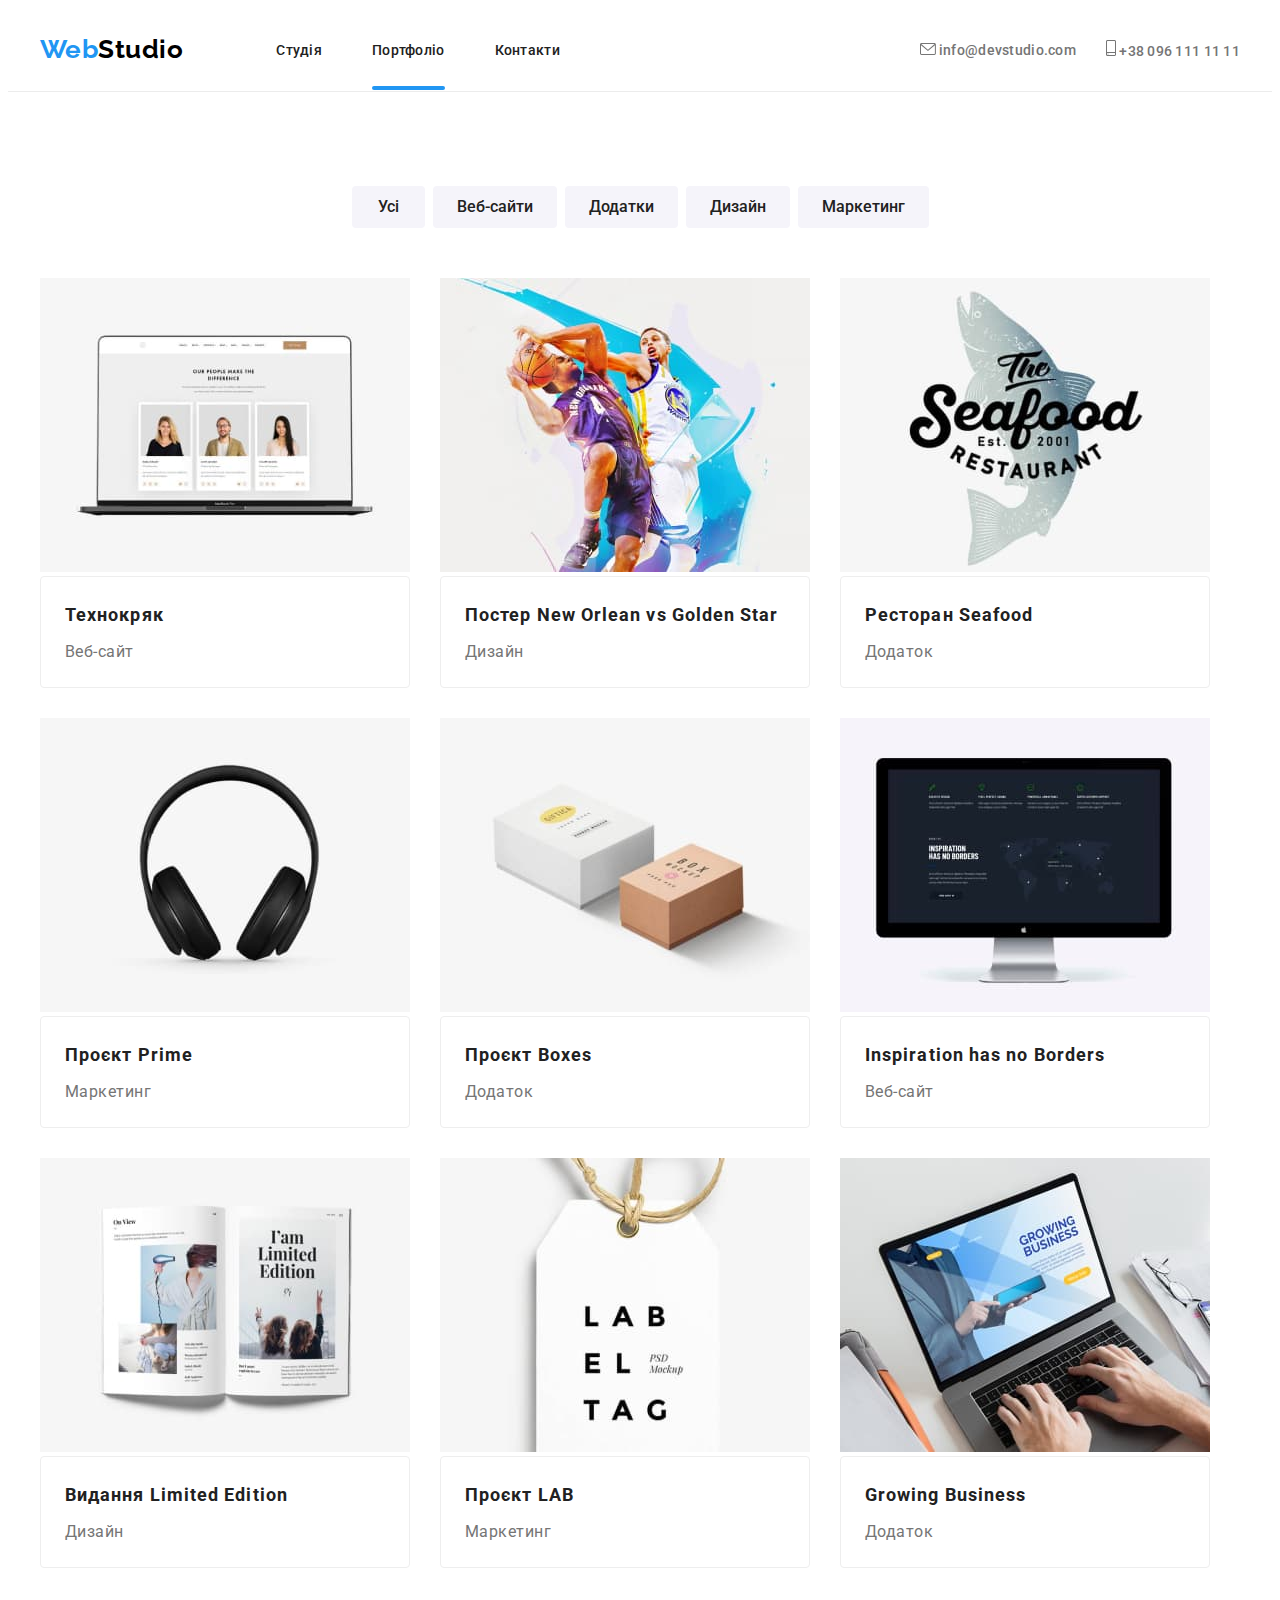
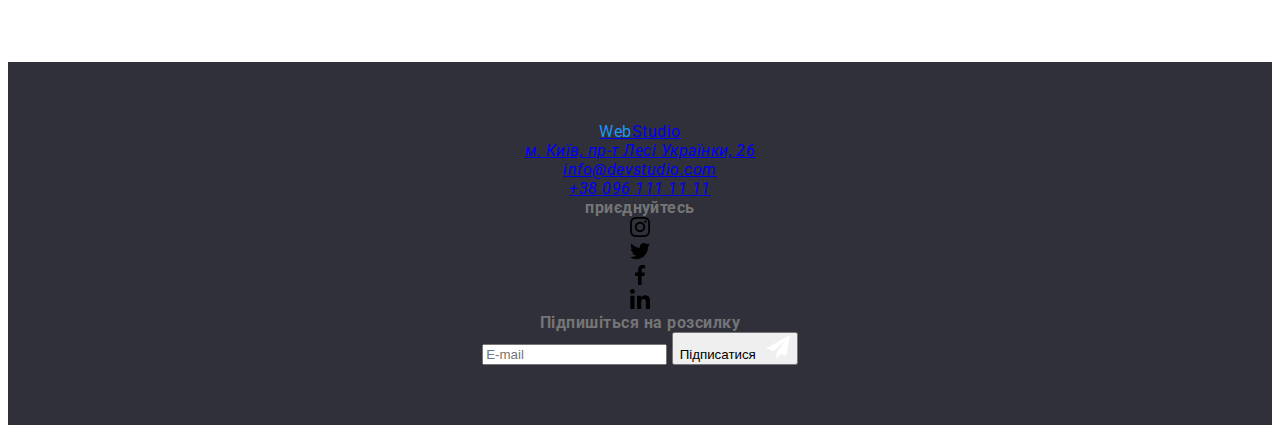
<file: portfolio.html>
<!DOCTYPE html>
<html lang="en">
<head>
    <meta charset="UTF-8">
    <meta http-equiv="X-UA-Compatible" content="IE=edge">
    <meta name="viewport" content="width=device-width, initial-scale=1.0">
    <title>Document</title>
    <link rel="preconnect" href="https://fonts.googleapis.com">
<link rel="preconnect" href="https://fonts.gstatic.com" crossorigin>
<link href="https://fonts.googleapis.com/css2?family=Raleway:wght@700&family=Roboto:wght@400;500;700;900&display=swap" rel="stylesheet">
<link rel="stylesheet" href="https://cdnjs.cloudflare.com/ajax/libs/modern-normalize/1.1.0/modern-normalize.min.css" integrity="sha512-wpPYUAdjBVSE4KJnH1VR1HeZfpl1ub8YT/NKx4PuQ5NmX2tKuGu6U/JRp5y+Y8XG2tV+wKQpNHVUX03MfMFn9Q==" crossorigin="anonymous" referrerpolicy="no-referrer" />
<link rel="stylesheet" href="./css/main.min.css"/>  
<link rel="stylesheet" href="./css/styles.css"/>
</head>
<body>
  <!--Navigation menu-->
  <header class="header">
    <div class="header__container container">
      <nav class="nav">
        <a class="nav__logo" href="./index.html" lang="en" ><span style="color:#2196F3;">Web</span>Studio</a>
          <ul class="nav__list">
              <li class="nav__item"><a href="./index.html" class="nav__link ">Студія</a></li>
              <li class="nav__item"><a href="./portfolio.html" class="nav__link nav__link--current link">Портфоліо</a></li>
              <li class="nav__item"><a href="" class="nav__link link">Контакти</a></li>
          </ul>
      </nav>
      <ul class="header__contacts list">
      <li class="header__contacts__item"><a href="mailto:info@devstudio.com" class="header__contacts__link">
        <svg class="header__contacts__icon" width="16"
        height="12">
        <use href="./images/icons.svg#icon-envelope"></use>
        </svg>
        info@devstudio.com</a></li>
      <li class="header__contacts__item">
          <a href="tel:+380961111111" class="header__contacts__link">
            <svg class="header__contacts__icon" width="10"
              height="16">
              <use href="./images/icons.svg#icon-smartphone"></use>
              </svg>
            +38 096 111 11 11</a>
      </li>
      </ul>
    </div>
   
  </header>
        <!--Filters--> 
        <main>
         <section class=" section portfolio">
         <div class="container portfolio">
            <ul class="filter-list">
             <li><button type="button" class="button">Усі</button></li>
             <li><button type="button" class="button">Веб-сайти</button></li>
             <li><button type="button" class="button">Додатки</button></li>
             <li><button type="button" class="button">Дизайн</button></li>
             <li><button type="button" class="button">Маркетинг</button></li>
            </ul> 
          <!--Portfolio gallery-->
           <h1 class="visually-hidden">Навігація</h1>
             <ul class="portfolio-list">
                 <li class="project">
                  <a href="" class="list-project-link">
                 <div class="project-thumb">
                  <img src="./images/img1.jpg"
                  alt="технокряк"
                  width="370"
                  height="294"
                  />
                  <div class="thumb-info">
                    <p class="thumb-text">Ресурс пропонує комплексні пропозиції з різним рівнем функціоналу та сервісів. Все це дозволить відвідувачу отримати вичерпні відомості про компанію чи приватну особу.</p>
                  </div>
                 </div>
                  <div class="project-title">
                   <h2 class="portfolio-gallery">Технокряк</h2>
                   <p class="gallery-description">Веб-сайт</p>
                  </div>
                </a>
                 </li>
                  <li class="project">
                    <a href="" class="list-project-link">
                    <div class="project-thumb">
                      <img src="./images/img2.jpg"
                  alt="постер"
                  width="370"
                  height="294"
                  />
                  <div class="thumb-info">
                    <p class="thumb-text">Ресурс пропонує комплексні пропозиції з різним рівнем функціоналу та сервісів. Все це дозволить відвідувачу отримати вичерпні відомості про компанію чи приватну особу.</p>
                  </div>
                    </div>
                    <div class="project-title">
                     <h2 class="portfolio-gallery">Постер <span lang="en">New Orlean vs Golden Star</span></h2>
                     <p class="gallery-description">Дизайн</p>
                    
                    </div>
                  </a>
                    </li>                
                  <li class="project">
                    <a href="" class="list-project-link">
                    <div class="project-thumb">
                      <img src="./images/img3.jpg"
                  alt="ресторан"
                  width="370"
                  height="294"
                  />
                  <div class="thumb-info">
                    <p class="thumb-text">Ресурс пропонує комплексні пропозиції з різним рівнем функціоналу та сервісів. Все це дозволить відвідувачу отримати вичерпні відомості про компанію чи приватну особу.</p>
                  </div>
                    </div>
                    <div class="project-title">
                     <h2 class="portfolio-gallery">Ресторан <span lang="en">Seafood</span></h2>
                     <p class="gallery-description">Додаток</p>
                    </div>
                  </a>
                    </li> 
                  <li class="project">
                    <a href="" class="list-project-link">
                    <div class="project-thumb">
                      <img src="./images/img4.jpg"
                  alt="навушники"
                  width="370"
                  height="294"
                  />
                  <div class="thumb-info">
                    <p class="thumb-text">Ресурс пропонує комплексні пропозиції з різним рівнем функціоналу та сервісів. Все це дозволить відвідувачу отримати вичерпні відомості про компанію чи приватну особу.</p>
                  </div>
                    </div>
                    <div class="project-title">
                     <h2 class="portfolio-gallery">Проєкт <span lang="en">Prime</span></h2>
                     <p class="gallery-description">Маркетинг</p>
                    </div>
                  </a>
                    </li>
                    <li class="project">
                      <a href="" class="list-project-link">
                      <div class="project-thumb">
                        <img src="./images/img5.jpg"
                    alt="коробки"
                    width="370"
                    height="294"
                    />
                    <div class="thumb-info">
                      <p class="thumb-text">Ресурс пропонує комплексні пропозиції з різним рівнем функціоналу та сервісів. Все це дозволить відвідувачу отримати вичерпні відомості про компанію чи приватну особу.</p>
                    </div>
                      </div>
                      <div class="project-title">
                       <h2 class="portfolio-gallery">Проєкт <span lang="en">Boxes</span></h2>
                       <p class="gallery-description">Додаток</p>
                      </div>
                    </a>
                     </li>
                  
                  <li class="project">
                    <a href="" class="list-project-link">
                    <div class="project-thumb">
                      <img src="./images/img6.jpg"
                  alt="монітор"
                  width="370"
                  height="294"
                  />
                  <div class="thumb-info">
                    <p class="thumb-text">Ресурс пропонує комплексні пропозиції з різним рівнем функціоналу та сервісів. Все це дозволить відвідувачу отримати вичерпні відомості про компанію чи приватну особу.</p>
                  </div>
                    </div>
                   <div class="project-title">
                    <h2 class="portfolio-gallery">Inspiration has no Borders</h2>
                    <p class="gallery-description">Веб-сайт</p>
                    
                   </div>
                  </a>
                    </li>
                 
                    <li class="project">
                      <a href="" class="list-project-link">
                     <div class="project-thumb">
                      <img src="./images/img7.jpg"
                      alt="книга"
                      width="370"
                      height="294"
                      />
                      <div class="thumb-info">
                        <p class="thumb-text">Ресурс пропонує комплексні пропозиції з різним рівнем функціоналу та сервісів. Все це дозволить відвідувачу отримати вичерпні відомості про компанію чи приватну особу.</p>
                      </div>
                     </div> 
                      <div class="project-title">
                        <h2 class="portfolio-gallery">Видання <span lang="en">Limited Edition</span></h2>
                       <p class="gallery-description">Дизайн</p>
                      </div>
                    </a>
                      </li>
                  <li class="project">
                    <a href="" class="list-project-link">
                    <div class="project-thumb">
                      <img src="./images/img8.jpg"
                  alt="лейба"
                  width="370"
                  height="294"
                  />
                  <div class="thumb-info">
                    <p class="thumb-text">Ресурс пропонує комплексні пропозиції з різним рівнем функціоналу та сервісів. Все це дозволить відвідувачу отримати вичерпні відомості про компанію чи приватну особу.</p>
                  </div>
                    </div>
                    <div class="project-title">
                      <h2 class="portfolio-gallery">Проєкт <span lang="en">LAB</span></h2>
                     <p class="gallery-description">Маркетинг</p>
                    
                    </div>
                  </a>
                    </li>
                 
                    <li class="project">
                      <a href="" class="list-project-link">
                      <div class="project-thumb">
                        <img src="./images/img9.jpg"
                    alt="ноутбук"
                    width="370"
                    height="294"
                    />
                    <div class="thumb-info">
                      <p class="thumb-text">Ресурс пропонує комплексні пропозиції з різним рівнем функціоналу та сервісів. Все це дозволить відвідувачу отримати вичерпні відомості про компанію чи приватну особу.</p>
                    </div>
                      </div>
                    <div class="project-title">
                      <h2 class="portfolio-gallery">Growing Business</h2>
                     <p class="gallery-description">Додаток</p>
                    
                    </div>
                  </a>
                      </li>
                  
 
             </ul>
         </div>
         </section>  
        </main>
    <!--Contact Us--> 
  <footer class="footer">
    <div class="container footer">
      <div class="footer-flex">
        <div>
           <a class="logo-footer" href="./index.html" lang="en" ><span style="color:#2196F3">Web</span>Studio</a>
           <address>
              <ul class="footer-list">
               <li class="google-link"><a href="https://goo.gl/maps/GgH7UaPr1gtR8xod6"
              target="_blank"
              rel="noopener noreferrer nofollow" class="link"
              >м. Київ, пр-т Лесі Українки, 26</a>
               </li>
  
                 <li class="footer-contact"><a href="mailto:info@devstudio.com" class="link">info@devstudio.com</a>
                 </li>
                   <li class="footer-contact"><a href="tel:+380961111111" class="link">+38 096 111 11 11</a>
                   </li>
             </ul>        
           </address>
        </div>
        <div class="offer">
          <h4 class="footer-offer">приєднуйтесь</h4>
          <ul class=" footer-soclink list">
            <li class="footer-items">
              <a class="footer-link link" href="https://instagram.com"
              target="_blank"
              rel="noopener norefferrer"
              aria-label="Instagram icon">
              <svg class="footer-icon" width="20"
              height="20">
              <use href="./images/icons.svg#icon-instagram"></use>
              </svg>
            </a>
            </li>
            <li class="footer-items">
              <a class="footer-link link" href="https://twitter.com"
              target="_blank"
              rel="noopener norefferrer"
              aria-label="Twitter icon">
              <svg class="footer-icon" width="20"
              height="20">
              <use href="./images/icons.svg#icon-twitter"></use>
              </svg>
            </a>
            </li>
            <li class="footer-items">
              <a class="footer-link link" href="https://facebook.com"
              target="_blank"
              rel="noopener norefferrer"
              aria-label="Facebook icon">
              <svg class="footer-icon" width="20"
              height="20">
              <use href="./images/icons.svg#icon-facebook"></use>
              </svg>
            </a>
            </li>
            <li class="footer-items">
              <a class="footer-link link" href="https://linkedin.com"
              target="_blank"
              rel="noopener norefferrer"
              aria-label="Linkedin icon">
              <svg class="footer-icon" width="20"
              height="20">
              <use href="./images/icons.svg#icon-linkedin"></use>
              </svg>
            </a>
            </li> 

          </ul>

        </div>
        <!--Footer subscription container--> 
      <div class="footer-subscribtion-container">
        <h4 class="subscription-title">Підпишіться на розсилку</h4>
         <form class="form-subscribtion">
           <div class="email-input">
            <label class="footer-email-field"></label>
            <input type="text" class="footer-email-input" name="email" id="footer-mail" placeholder="E-mail" autocomplete="email"/>
             <button type="button" class="button-send-submit">Підписатися<svg class="icon-send" width="24"
             height="24">
            <use href="./images/icons.svg#icon-send"></use>
            </svg></button>
           </div>
         </form>
         <script>
          (() => {
            document
              .querySelector('.form-subscribtion')
              .addEventListener('submit', e => {
                e.preventDefault();
    
                new FormData(e.currentTarget).forEach((value, name) =>
                  console.log(`${name}: ${value}`),
                );
    
                e.currentTarget.reset();
              });
          })();
        </script>
    </div>
      </div>
    </div> 
  </footer>
</body>
</html>
</file>
<file: css/styles.css>
/*background #F5F5F5*/
/*main color #212121*/
/*text color #757575*/
/*accent color #2196F3*/
/*hero background color #2F303A;*/
/*:root {
  --primary-text-color: #212121;
  --secondary-text-color:#757575;
  --contacts-text-color: #FFFFFF;
  --secondary-contacts-color: rgba(255, 255, 255, 0.6);
  --primary-background-color : #F5F5F5;
  --accent-color: #2196F3;
  --secondary-background-color:#2F303A;
  --secondary-accent-color: #000000;

  --anim-fast: 300ms ease-in-out;
  --anim-slow: 800ms ease;
}*/
/*Reset Start
h1,h2, h3, h4, h5, h6, p{
  margin: 0;
}
.link a {
  text-decoration: none;
  color: currentColor;
}
.list, ul{
  margin: 0;
  padding: 0;
  list-style: none;

}
img{
  display: block;
}
.button{
  display: inline-block;
}
.work , .features, .section.portfolio, .team,.clients {
  padding-bottom: 94px;
  
}
.section.portfolio, .features, .team, .clients {
padding-top: 94px;
}
.header {
  border-bottom: 1px solid #ECECEC;
}
body{
 
  color: var(--secondary-text-color);
  font-family: 'Roboto', sans-serif ;
  letter-spacing: 0.03em;
}
.nav,
  .header__contacts{
   display: flex;
   align-items: center;
   list-style: none;
  }

reset end*/

/*Visually Hidden
.visually-hidden {
  position: absolute;
   white-space: nowrap;
   width: 1px;
   height: 1px;
   overflow: hidden;
   border: 0;
   padding: 0;
   clip: rect(0 0 0 0);
   clip-path: inset(50%);
   margin: -1px;
 }*/

/*container
.container {
  margin-left: auto;
  margin-right: auto;
  max-width: 1200px;
  padding-left: 15px;
  padding-right: 15px;
 
  
}
.header__container,
.footer > .container {
 padding-top: 0;
 padding-bottom: 0;
 display: flex;
 align-items: center;
}
*/



/*logo
.nav__logo{
  color: var(--secondary-accent-color);
  font-family: 'Raleway', sans-serif ;
  font-weight: 700;
  font-size: 26px;
  line-height: calc(31/26);
  text-decoration: none;
  border-radius: 4px;
  
}

*/


/*site-nav
.nav__list{
  list-style: none;
}
.nav,
.header__contacts{
 display: flex;
 align-items: center;
 list-style: none;
}

.header__contacts{
  margin-left: auto;
}
 .nav__item:not(:last-child) {
  margin-right: 50px;
}
.header__contacts__item:not(:last-child) {
  margin-right: 30px;
}
.nav__list{
  display: flex;
  margin-left: 93px;
  
  }

 .nav__link {
  color: var(--primary-text-color);
  font-weight: 500;
  font-size: 14px;
  line-height: calc(16/14);
  letter-spacing: 0.02em;
  text-decoration: none;

  padding-top: 30px;
  padding-bottom: 30px;
  position: relative;

  transition: color 250ms cubic-bezier(0.4, 0, 0.2, 1);
}
 .nav__link:hover,
 .nav__link:focus
{
  color: var(--accent-color);
  
}
 
.nav__link--current.link::after {
  content: '';
  position: absolute; 
  left: 0;
  bottom: -2px;
  width: 100%;
  height: 4px;
  background-color: var(--accent-color);
  border-radius: 2px;
  display: block;
}

*/


/*contacts
.header__contacts{
  list-style: none;
  padding:0; 
  transition: color 250ms cubic-bezier(0.4, 0, 0.2, 1);
  margin-left: auto;
  }
  .header__contacts__item:not(:last-child) {
    margin-right: 30px;
  }

.header__contacts__link{
  color: var(--secondary-text-color);
  font-weight: 500;
  font-size: 14px;
  line-height: calc(16/14);
  letter-spacing: 0.02em;
  text-decoration: none;
  display: block;
  padding-top: 32px;
  padding-bottom: 32px;
  gap:10px ;
}

.header__contacts__link:hover,
.header__contacts__link:focus 
{
  color: var(--accent-color) ;
  
}
.header__contacts__icon{
  fill: currentColor;
}

*/


/*hero
.hero{
  background-color: var(--secondary-background-color);
  text-align: center;
  padding-bottom: 200px;
  padding-top: 200px;
  max-width: 1600px;
  margin: 0 auto;
  background-image: linear-gradient(0deg, rgba(0, 0, 0, 0.2), rgba(0, 0, 0, 0.2), rgba(47, 48, 58, 0.4)),
  url(../images/header.img.jpg);
  background-repeat: no-repeat;
  background-position: center;
  background-size: cover;
   
 }


.hero__title {
  color: var(--contacts-text-color);
  font-weight: 900;
  font-size: 44px;
  line-height: calc(60/44);
  letter-spacing: 0.06em;
  text-transform: uppercase;
  margin-bottom: 30px; 

}
.hero__button{
  background-color: var(--accent-color);
  color: var(--contacts-text-color);
  font-family: inherit;
  font-weight: 700;
  font-size: 16px;
  line-height: calc(30/16);
  cursor: pointer;
  letter-spacing: 0.06em;
  border-radius: 4px;
  padding: 10px 32px; 
  box-shadow: 0px 4px 4px rgba(0,0,0,0.15);
  transition: background-color 250ms cubic-bezier(0.4, 0, 0.2, 1);
}
.hero__button:hover, 
.hero__button:focus {
  color:var(--contacts-text-color) ;
  background-color: #188CE8;
  
}
.hero__button:active{
  color: #188CE8;
  
}
*/


/*Modal
.backdrop{
  position: fixed;
  top: 0;
  left: 0;
  z-index: 100;
  width: 100%;
  height: 100%;
  background-color: rgba(0, 0, 0, 0.2);
  backdrop-filter: blur(1px);
  transition: opacity 150ms linear, visibility 150ms linear;
  }
  .backdrop.is-hidden {
    opacity: 0;
    visibility: hidden;
    pointer-events: none;
  }
 .modal{ 
  position: absolute;
  top: 50%;
  left: 50%;
  transform: translateX(-50%) translateY(-50%);
  border-radius: 4px;
  box-shadow: 0px 1px 3px rgba(0, 0, 0, 0.12), 0px 1px 1px rgba(0, 0, 0, 0.14), 0px 2px 1px rgba(0, 0, 0, 0.2);
  min-height: 581px;
  min-width: 528px;
  background-color: var(--contacts-text-color);
  padding: 40px;
  animation-name:  0.8s ease-out both;

}
.modal.modal-animation {
  animation-name: swirl-in-fwd;
}



@keyframes swirl-in-fwd {
  0% {
    transform: translate(-50%, -50%) rotate(-540deg) scale(0);
    opacity: 0;
  }
  100% {
    transform: translate(-50%, -50%) rotate(0) scale(1);
    opacity: 1;
  }
}
  

  .backdrop.is-hidden{
    opacity: 0;
    pointer-events: none;
    visibility: hidden;  
  }
 
  .close {
    position: absolute;
    top: 8px;
    right: 8px;
    display: inline-flex;
    align-items: center;
    justify-content: center;
    padding: 0;
    border: 1px solid rgba(0, 0, 0, 0.1);
    border-radius: 50%;
    width: 30px;
    height: 30px;
    background-color: transparent;
    cursor: pointer;
  }
  
  .close:focus,
  .close:hover {
    fill: var(--accent-color);
  }
  .close > .icon {
    display: block;
  }
*/

  
  /*Modal Window
   .modal-form-group {
    margin-bottom: 20px;
  }
  .modal-label{
    display: block;
    text-align: center;
    margin-bottom: 12px;
    font-weight: 700;
    font-size: 20px;
    line-height: 1.15;
    color: var(--primary-text-color);
   
  }
 
  .modal-form-label {
    display: flex;
    justify-content: left;
    font-size: 12px;
    font-weight: 400;
    margin-bottom: 5px;
  }
  .modal-form-wrapper {
    position: relative;
    margin-bottom: 10px;
  }
  .modal-form-field {
    width: 100%;
    height: 40px;
    padding-left: 40px;
    padding-right: 40px;
  
    border: 1px solid  rgba(33, 33, 33, 0.2);
    border-radius: 6px;
    outline: 1px solid transparent;
    outline-offset: -1px;
    transition: outline-color 250ms cubic-bezier(0.4, 0, 0.2, 1); 
  }
  .modal-form-message {
    display: block;
    width: 100%;
    height: 140px;
    padding: 16px 20px;
  
    font-size: 14px;
  
    border-radius: 6px;
    border: 1px solid rgba(33, 33, 33, 0.2);
    outline: 1px solid transparent;
    outline-offset: -1px;
    transition: outline-color 250ms cubic-bezier(0.4, 0, 0.2, 1);
  
    resize: none;
  }
  
  .modal-form-message:focus {
    outline-color: var(--accent-color);
    
  }
  

    .modal-form-field:focus + .field-icon {
      fill: var(--accent-color);
      transition: fill 250ms cubic-bezier(0.4, 0, 0.2, 1);
    }
    .modal-form-field:focus{
      outline-color: var(--accent-color);
      transition: outline-color 250ms cubic-bezier(0.4, 0, 0.2, 1);
    }
    
   
  .field-icon {
    position: absolute;
    top: 50%;
    left: 12px;
    transform: translateY(-50%);
  }
  

  .modal-form-message {
    resize: none;
    padding: 12px 16px;
     height: 120px;
  }

.modal-form-wrapper textarea::placeholder {
    color: rgba(117, 117, 117, 0.5);
    font: Roboto;
    font-size: 12px;
    line-height: 14.06px;
   
}
.modal-form-checkbox{
  appearance: none;
  width: 18px;
  height: 18px;
  outline: 2px solid transparent;
  outline-offset: -2px;
  border: 2px solid #9da4bd;
  border-radius: 2px;

  background-position: center;
  background-repeat: no-repeat;
  background-size: 0;
 
}
.modal-form-checkbox:checked {
  outline-color: var(--accent-color);
  background-color: var(--accent-color);
  background-size: 16px 15px;
  background-image: url("data:image/svg+xml,%3Csvg width='13' height='10' viewBox='0 0 13 10' fill='none' xmlns='http://www.w3.org/2000/svg'%3E%3Cpath d='M1.95703 4.75166L1.88825 4.68604L1.81923 4.75141L0.93123 5.59258L0.854858 5.66492L0.930974 5.73753L4.42671 9.07236L4.49574 9.1382L4.56476 9.07236L12.069 1.91352L12.1449 1.84116L12.069 1.76881L11.1873 0.927644L11.1183 0.861826L11.0493 0.927611L4.49577 7.17353L1.95703 4.75166Z' fill='white' stroke='white' stroke-width='0.2'/%3E%3C/svg%3E");
  transition: background-color 250ms cubic-bezier(0.4, 0, 0.2, 1);
}

.agreement-link{
  color: var(--accent-color);
}
.modal-form-agreement {
  margin-bottom: 30px;
  display: flex;
  justify-content: center;
  align-items: center;
  gap: 7px;
}

.agreement-field {
  position: relative;
  font-size: 14px;
  line-height: 24px;
   
}

.submit-button{
  background-color: var(--accent-color);
  color:  rgba(255, 255, 255, 1);
  font-family: inherit;
  font-weight: 700;
  font-size: 16px;
  line-height: calc(30/16);
  cursor: pointer;
  letter-spacing: 0.06em;
  border-radius: 4px;
  padding: 10px 52px; 
  border: 1px solid transparent;
  box-shadow: 0px 4px 4px rgba(0,0,0,0.15);
  transition: background-color 250ms cubic-bezier(0.4, 0, 0.2, 1);
  display: inline-block;
}
 .submit-button:hover,
 .submit-button:focus{
  background-color: #188CE8;
  
 }

  */
  

 
/*Company Credo Section
.features__list{
  list-style: none;
  display: flex;
  margin: 0;
  padding: 0;
}

.features__title{
  
color: var(--primary-text-color);
font-size: 14px;
line-height: calc(16/14);
margin-bottom: 10px;

}
.features__description{
  color: var(--secondary-text-color);
  font-size: 14px;
  line-height: calc(24/14);

}
.features__item:not(:last-child) {
  margin-right: 30px;
}
.features__card{
    display: block;
    content: '';
    width: 270px;
    height: 120px;
    margin-bottom: 30px;
    background-size: contain;
    background-color: #F5F4FA;
    border-radius: 4px;
    display: flex;
    justify-content: center;
    align-items: center;
   
}

*/



/*Work Section
.work__list{
  list-style: none;
  display: flex;
  justify-content:space-evenly;
  padding:0;
  margin: 0;
  
}

.work__title{
  color: var(--primary-text-color); 
  font-size: 36px;
  line-height: calc(42/36);
  text-align: center;
  margin-bottom: 50px;
}
.work__item:not(:last-child) {
  margin-right: 30px;
}
.work__item{
  padding-bottom: 0;
  
}


  .work__thumb{
    position: relative;
  }
  .work__thumb::before{
    display: inline-block;
    position:absolute;
    content: '';
    width:370px ;
    height: 70px;
    background-color:  rgba(47, 48, 58, 0.8);
    bottom: 0;
    right: 0;
  }

.work__text{
 
  position: absolute;
  bottom: 0;
  left: 0;
  right: 0;
  margin: 0;
  padding-top: 27px;
  padding-bottom: 27px;
  font-weight: 700;
  font-size: 14px;
  line-height: calc(16/14);
  text-align: center;
  letter-spacing: 0.03em;
  text-transform: uppercase;

  color:var(--contacts-text-color);
}
*/



/*Team Section
.section__team{
  background-color: #F5F4FA;
 
}
.team__title{
  color: var(--primary-text-color);
  font-size: 36px;
  line-height: calc(42/36);
  text-align: center;
  margin-bottom: 50px;
  
}

.team__list{
  list-style: none;
  display: flex;
  text-align: center;
  padding-left: 0;
  margin: 0;
}
.team__img:not(:last-child) {

  margin-right: 30px;
}
.team__img{
  box-shadow: 0 4px 4px rgba(0, 0, 0, 0.25);
  border-radius: 4px;
  border: none;
  background-color: var(--contacts-text-color);
}

.team__box{
  padding-top: 30px;
  padding-bottom: 30px;
  }
  
.team__name{
  color: var(--primary-text-color);
  font-weight: 500;
  font-size: 16px;
  line-height: calc(19/16);
  margin-bottom: 10px;

}

.team__position{
  color: var(--secondary-text-color);
  font-size: 16px;
  line-height: calc(19/16);
  text-align: center;
  margin-top:10px ;
}

.team__socials__list{
  display: flex;
  justify-content: center;
  align-items: center;
  gap:10px;
  margin-top: 16px;
}
.team__socials__link{
  display: flex;
  justify-content: center;
  align-items: center;
  width: 44px;
  height: 44px;
  border-radius: 50%;
  background-color: var(--contacts-text-color);
  color: #AFB1B8;
  transition: background-color 250ms cubic-bezier(0.4, 0, 0.2, 1) ,color 250ms cubic-bezier(0.4, 0, 0.2, 1);
}

.team__socials__link:hover,
.team__socials__link:focus {
  background-color: var(--accent-color);
  color: var(--contacts-text-color) ;

}
.team__socials__icon{
  fill:currentColor;
}

*/



/*Section Clients
.clients__title{
  color: var(--primary-text-color); 
  font-size: 36px;
  line-height: calc(42/36);
  text-align: center;
  margin-bottom: 50px;
}

.clients__list {
  display: flex;
  justify-content: center;
}


.clients__item:not(:last-child) {
  margin-right: 30px;
}


.clients__link {
  display: flex;
  align-items: center;
  justify-content: center;
  width: 170px;
  height: 92px;
  fill: #AFB1B8;
  border: 1px solid #AFB1B8;
  border-radius: 4px;
  transition: border-color 250ms cubic-bezier(0.4, 0, 0.2, 1), fill 250ms cubic-bezier(0.4, 0, 0.2, 1);
}


 .clients__link:hover,
 .clients__link:focus {
  fill: var(--accent-color);
  border-color: var(--accent-color);
}

*/



/*Footer Contacts
.footer-flex-element:not(:last-child) {
  margin-right: 94px;
}
.footer{

  background-color: var(--secondary-background-color);
  padding-top: 60px;
  padding-bottom: 60px;
 
}

.logo-footer{
  color: var(--contacts-text-color);
  font-family: 'Raleway', sans-serif ;
  font-weight: 700;
  font-size: 26px;
  line-height: calc(31/26);
  text-decoration: none;
  padding-bottom: 20px;
  display: block;
}
.google-link .link{
  color: var(--contacts-text-color);
  font-size: 14px;
  line-height: calc(24/14);
  text-decoration: none;
}
.footer-list {
list-style: none;
font-style: normal;
font-size: 14px;
line-height: calc(24/14);
letter-spacing: 0.03em;
padding-left: 0;
margin-bottom: 0;
}
.footer-contact .link{
  color: var(--secondary-contacts-color);
  text-decoration: none;
}
.footer-list :not(:last-child) {
  display: block;
  margin-top: 0;
  margin-bottom: 9px;
  
}
*/


/*Footer Socials
.footer-flex {
  display: flex;
  align-items: baseline;
   
}

.footer-offer {
 
  margin-bottom: 20px;
}
.offer{
  margin-left: 70px;
}
h4 {
  font-weight: 700;
  font-size: 14px;
  line-height: 1.14;
  text-transform: uppercase;
  color: var(--contacts-text-color);
}
.footer-soclink {
  display: flex;
}
.footer-soclink .footer-items:not(:last-child) {
  margin-right: 10px;
}

.footer-link{
  display: flex;
  justify-content: center;
  align-items: center;
  width: 44px;
  height: 44px;
  border-radius: 50%;
  background-color: rgba(255, 255, 255, 0.1);
  fill: var(--contacts-text-color);
  transition: background-color 250ms cubic-bezier(0.4, 0, 0.2, 1);
}
.footer-link:hover,
.footer-link:focus{
 background-color: var(--accent-color);
}

*/


/*Footer Subscribtion
 .footer-subscribtion-container{
 
 margin-left: 93px;
}
.subscription-title{
  margin-bottom: 20px;
  font-weight: 700;
  font-size: 14px;
  line-height: 1.14;
  text-transform: uppercase;
  color: var(--contacts-text-color);
}

.footer-email-input {
  width: 358px;
  height: 50px;

  font-style: normal;
  font-weight: 400;
  font-size: 16px;
  line-height: 1.25;
  letter-spacing: 0.03em;
  display: flex;
  align-items: center;
 

  color: var(--contacts-text-color);

  padding: 16px 15px;
  border: 1px solid rgba(255, 255, 255, 0.3);
  border-radius: 4px;
  background-color: transparent;
}

.footer-email-input::placeholder {
  color: rgba(255, 255, 255, 0.6);
  
}
.button-send-submit{
  display: flex;
  align-items: center;
  margin-left: 12px;
  background-color: var(--accent-color);
  color: var(--contacts-text-color);
  font-family: inherit;
  font-weight: 700;
  font-size: 16px;
  line-height: calc(30/16);
  cursor: pointer;
  letter-spacing: 0.06em;
  border-radius: 4px;
  border: 1px solid transparent;
  padding: 10px 28px; 
  box-shadow: 0px 4px 4px rgba(0,0,0,0.15);
  transition: background-color 250ms cubic-bezier(0.4, 0, 0.2, 1);
}
.button-send-submit:hover, 
.button-send-submit:focus {
  color:var(--contacts-text-color) ;
  background-color: #188CE8;
  
}
.button-send-submit:active{
  color: #188CE8;
  
}
.icon-send {
  margin-left: 10px;
  fill: var(--contacts-text-color);
}
.email-input{
  display: flex;
  align-items: baseline;
}
*/



/*Portfolio Section Filters
.filter-list{
  list-style: none; 
  display: flex;
  margin-bottom: 50px;
  margin-top: 0;
  padding-left: 0;
  justify-content: center;
  
}


.filter-list :not(:last-child) {
  margin-right: 8px;
  
}

.filter-list .button:hover,
.filter-list .button:focus{
  background-color: var(--accent-color);
  color: var(--contacts-text-color) ;
  box-shadow: 0px 3px 1px rgba(0, 0, 0, 0.1), 0px 1px 2px rgba(0, 0, 0, 0.08), 0px 2px 2px rgba(0, 0, 0, 0.12);
  border-radius: 4px;
}
.filter-list .button{
   font-family: inherit;
   font-weight: 500;
   font-size: 16px;
   line-height: calc(26/16);
   cursor: pointer;
   background-color: #F5F4FA;
   color: var(--primary-text-color);
   border-radius: 4px;
   border: 1px solid transparent;
   text-align: center;
   display: inline-block;
   min-width: 73px;
   padding: 7px 23px;
   transition: background-color 250ms cubic-bezier(0.4, 0, 0.2, 1) , color 250ms cubic-bezier(0.4, 0, 0.2, 1), box-shadow 250ms cubic-bezier(0.4, 0, 0.2, 1);
}
*/




/*Portfolio Gallery
.portfolio-list{
  display: flex;
  flex-wrap: wrap;
  list-style: none;
  margin: 0;
  padding-left: 0;
  gap: 30px;

}
.list-project-link{
  text-decoration: none;
}
.project:hover,
.project:focus{
  box-shadow: 0px 4px 4px rgba(0,0,0,0.25);
}
.project .item:nth-last-child(-n + 3) {
  margin-bottom: 30px;
}
.project .item:nth-child(3n) {
  margin-right: 30px;

}

.gallery-description{
  color: var(--secondary-text-color);
  font-size: 16px;
  line-height: calc(30/16);
  letter-spacing: 0.03em;
  margin-top: 4px;
  
}

.portfolio-gallery{
  color: var(--primary-text-color);
  font-size: 18px;
  line-height: calc(36/18);
  letter-spacing: 0.06em;
 
}
.project-title {
  max-width: 370px;
  border-radius: 4px;
  border: 1px solid #EEEEEE;
  padding: 20px 24px;
  
}
.project{
  max-width: 370px;
  transition: box-shadow 250ms cubic-bezier(0.4, 0, 0.2, 1);
}

*/
 /*Thumb Info Window
  .project-thumb{
  position: relative;
  overflow: hidden;
 }
 .thumb-info{
  position: absolute;
  top: 0;
  left: 0;
  width: 100%;
  height: 100%;
  padding: 63px 24px;
  background-color: rgba(33, 150, 243, 0.9);
  transform: translateY(100%);
  transition: transform 250ms cubic-bezier(0.4, 0, 0.2, 1);
 }
 .project-thumb:hover .thumb-info,
 .project-thumb:focus .thumb-info {
   transform: translateY(0);
 }

 .thumb-text{
   font-size: 18px;
   line-height: calc(28/18);
   letter-spacing: 0.03em;
   color: var(--contacts-text-color);
 }

 */
</file>
<file: css/main.min.css>
body{color:var(--secondary-text-color);font-family:"Roboto",sans-serif;letter-spacing:.03em}.visually-hidden{position:absolute;white-space:nowrap;width:1px;height:1px;overflow:hidden;border:0;padding:0;clip:rect(0 0 0 0);-webkit-clip-path:inset(50%);clip-path:inset(50%);margin:-1px}:root{--primary-text-color: #212121;--secondary-text-color:#757575;--contacts-text-color: #FFFFFF;--secondary-contacts-color: rgba(255, 255, 255, 0.6);--primary-background-color: #F5F5F5;--accent-color: #2196F3;--secondary-background-color:#2F303A;--secondary-accent-color: #000000;--accent-color-bkground: #F5F4FA;--anim-fast: 300ms ease-in-out;--anim-slow: 800ms ease}h1,h2,h3,h4,h5,h6,p{margin:0}.link a{text-decoration:none;color:currentColor}.list,ul{margin:0;padding:0;list-style:none}.img{display:block}.button{display:inline-block}.section{padding-bottom:94px;padding-top:94px}.header{border-bottom:1px solid #ececec}.header__container{display:-webkit-box;display:-ms-flexbox;display:flex;-webkit-box-align:center;-ms-flex-align:center;align-items:center;list-style:none}.container{margin-left:auto;margin-right:auto;max-width:1200px;padding-left:15px;padding-right:15px}.header__container,.footer>.container{padding-top:0;padding-bottom:0}.nav__logo{color:var(--secondary-accent-color);font-family:"Raleway",sans-serif;font-weight:700;font-size:26px;line-height:1.1923076923;text-decoration:none;border-radius:4px}.logo__footer{color:var(--contacts-text-color);font-family:"Raleway",sans-serif;font-weight:700;font-size:26px;line-height:1.1923076923;text-decoration:none;padding-bottom:20px;display:block}.header__container{display:-webkit-box;display:-ms-flexbox;display:flex;-webkit-box-pack:justify;-ms-flex-pack:justify;justify-content:space-between;-webkit-box-align:center;-ms-flex-align:center;align-items:center}.nav,.header__contacts{display:-webkit-box;display:-ms-flexbox;display:flex;-webkit-box-align:center;-ms-flex-align:center;align-items:center;list-style:none}.nav__list{display:-webkit-box;display:-ms-flexbox;display:flex;margin-left:93px;list-style:none}.nav__link{color:var(--primary-text-color);font-weight:500;font-size:14px;line-height:1.1428571429;letter-spacing:.02em;text-decoration:none;padding-top:30px;padding-bottom:30px;position:relative;-webkit-transition:color 250ms cubic-bezier(0.4, 0, 0.2, 1);transition:color 250ms cubic-bezier(0.4, 0, 0.2, 1)}.nav__link:hover,.nav__link:focus{color:var(--accent-color)}.nav__link--current::after{content:"";position:absolute;left:0;bottom:-2px;width:100%;height:4px;background-color:var(--accent-color);border-radius:2px;display:block}.nav__item:not(:last-child){margin-right:50px}.header__contacts{list-style:none;padding:0;-webkit-transition:color 250ms cubic-bezier(0.4, 0, 0.2, 1);transition:color 250ms cubic-bezier(0.4, 0, 0.2, 1)}.header__contacts__item:not(:last-child){margin-right:30px}.header__contacts__link{color:var(--secondary-text-color);font-weight:500;font-size:14px;line-height:1.1428571429;letter-spacing:.02em;text-decoration:none;display:block;padding-top:32px;padding-bottom:32px;gap:10px}.header__contacts__link:hover,.header__contacts__link:focus{color:var(--accent-color)}.header__contacts__icon{fill:currentColor}.hero{background-color:var(--secondary-background-color);text-align:center;padding-bottom:200px;padding-top:200px;max-width:1600px;margin:0 auto;background-image:-webkit-gradient(linear, left bottom, left top, from(rgba(0, 0, 0, 0.2)), color-stop(rgba(0, 0, 0, 0.2)), to(rgba(47, 48, 58, 0.4))),url(../images/header.img.jpg);background-image:linear-gradient(0deg, rgba(0, 0, 0, 0.2), rgba(0, 0, 0, 0.2), rgba(47, 48, 58, 0.4)),url(../images/header.img.jpg);background-repeat:no-repeat;background-position:center;background-size:cover}.hero__title{color:var(--contacts-text-color);font-weight:900;font-size:44px;line-height:1.3636363636;letter-spacing:.06em;text-transform:uppercase;margin-bottom:30px}.hero__button{background-color:var(--accent-color);color:var(--contacts-text-color);font-family:inherit;font-weight:700;font-size:16px;line-height:1.875;cursor:pointer;letter-spacing:.06em;border-radius:4px;padding:10px 32px;-webkit-box-shadow:0px 4px 4px rgba(0,0,0,.15);box-shadow:0px 4px 4px rgba(0,0,0,.15);-webkit-transition:background-color 250ms cubic-bezier(0.4, 0, 0.2, 1);transition:background-color 250ms cubic-bezier(0.4, 0, 0.2, 1)}.hero__button:hover,.hero__button:focus{color:var(--contacts-text-color);background-color:#188ce8}.hero__button:active{color:#188ce8}.backdrop{position:fixed;top:0;left:0;z-index:100;width:100%;height:100%;background-color:rgba(0,0,0,.2);-webkit-backdrop-filter:blur(1px);backdrop-filter:blur(1px);-webkit-transition:opacity 150ms linear,visibility 150ms linear;transition:opacity 150ms linear,visibility 150ms linear}.backdrop.is-hidden{opacity:0;visibility:hidden;pointer-events:none}.modal{position:absolute;top:50%;left:50%;-webkit-transform:translateX(-50%) translateY(-50%);transform:translateX(-50%) translateY(-50%);border-radius:4px;-webkit-box-shadow:0px 1px 3px rgba(0,0,0,.12),0px 1px 1px rgba(0,0,0,.14),0px 2px 1px rgba(0,0,0,.2);box-shadow:0px 1px 3px rgba(0,0,0,.12),0px 1px 1px rgba(0,0,0,.14),0px 2px 1px rgba(0,0,0,.2);min-height:581px;min-width:528px;background-color:var(--contacts-text-color);padding:40px;-webkit-animation-name:swirl-in-fwd .8s ease-out both;animation-name:swirl-in-fwd .8s ease-out both}@-webkit-keyframes swirl-in-fwd{0%{-webkit-transform:translate(-50%, -50%) rotate(-540deg) scale(0);transform:translate(-50%, -50%) rotate(-540deg) scale(0);opacity:0}100%{-webkit-transform:translate(-50%, -50%) rotate(0) scale(1);transform:translate(-50%, -50%) rotate(0) scale(1);opacity:1}}@keyframes swirl-in-fwd{0%{-webkit-transform:translate(-50%, -50%) rotate(-540deg) scale(0);transform:translate(-50%, -50%) rotate(-540deg) scale(0);opacity:0}100%{-webkit-transform:translate(-50%, -50%) rotate(0) scale(1);transform:translate(-50%, -50%) rotate(0) scale(1);opacity:1}}.close{position:absolute;top:8px;right:8px;display:-webkit-inline-box;display:-ms-inline-flexbox;display:inline-flex;-webkit-box-align:center;-ms-flex-align:center;align-items:center;-webkit-box-pack:center;-ms-flex-pack:center;justify-content:center;padding:0;border:1px solid rgba(0,0,0,.1);border-radius:50%;width:30px;height:30px;background-color:rgba(0,0,0,0);cursor:pointer}.close:focus,.close:hover{fill:var(--accent-color)}.close>.icon{display:block}.modal-label{display:block;text-align:center;margin-bottom:12px;font-weight:700;font-size:20px;line-height:1.15;color:var(--primary-text-color)}.modal-form-label{display:-webkit-box;display:-ms-flexbox;display:flex;-webkit-box-pack:left;-ms-flex-pack:left;justify-content:left;font-size:12px;font-weight:400;margin-bottom:5px}.modal-form-wrapper{position:relative;margin-bottom:10px}.modal-form-field{width:100%;height:40px;padding-left:40px;padding-right:40px;border:1px solid rgba(33,33,33,.2);border-radius:6px;outline:1px solid rgba(0,0,0,0);outline-offset:-1px;-webkit-transition:outline-color 250ms cubic-bezier(0.4, 0, 0.2, 1);transition:outline-color 250ms cubic-bezier(0.4, 0, 0.2, 1)}.modal-form-message{display:block;width:100%;height:140px;resize:none;padding:12px 16px;font-size:14px;border-radius:6px;border:1px solid rgba(33,33,33,.2);outline:1px solid rgba(0,0,0,0);outline-offset:-1px;-webkit-transition:outline-color 250ms cubic-bezier(0.4, 0, 0.2, 1);transition:outline-color 250ms cubic-bezier(0.4, 0, 0.2, 1)}.modal-form-message:focus{outline-color:var(--accent-color)}.modal-form-field:focus+.field-icon{fill:var(--accent-color);-webkit-transition:fill 250ms cubic-bezier(0.4, 0, 0.2, 1);transition:fill 250ms cubic-bezier(0.4, 0, 0.2, 1)}.modal-form-field:focus{outline-color:var(--accent-color);-webkit-transition:outline-color 250ms cubic-bezier(0.4, 0, 0.2, 1);transition:outline-color 250ms cubic-bezier(0.4, 0, 0.2, 1)}.field-icon{position:absolute;top:50%;left:12px;-webkit-transform:translateY(-50%);transform:translateY(-50%)}.modal-form-wrapper textarea::-webkit-input-placeholder{color:rgba(117,117,117,.5);font-family:"Roboto",sans-serif;font-size:12px;line-height:14.06px}.modal-form-wrapper textarea::-moz-placeholder{color:rgba(117,117,117,.5);font-family:"Roboto",sans-serif;font-size:12px;line-height:14.06px}.modal-form-wrapper textarea:-ms-input-placeholder{color:rgba(117,117,117,.5);font-family:"Roboto",sans-serif;font-size:12px;line-height:14.06px}.modal-form-wrapper textarea::-ms-input-placeholder{color:rgba(117,117,117,.5);font-family:"Roboto",sans-serif;font-size:12px;line-height:14.06px}.modal-form-wrapper textarea::placeholder{color:rgba(117,117,117,.5);font-family:"Roboto",sans-serif;font-size:12px;line-height:14.06px}.modal-form-checkbox{-webkit-appearance:none;-moz-appearance:none;appearance:none;width:18px;height:18px;outline:2px solid rgba(0,0,0,0);outline-offset:-2px;border:2px solid #9da4bd;border-radius:2px;background-position:center;background-repeat:no-repeat;background-size:0}.modal-form-checkbox:checked{outline-color:var(--accent-color);background-color:var(--accent-color);background-size:16px 15px;background-image:url("data:image/svg+xml,%3Csvg width='13' height='10' viewBox='0 0 13 10' fill='none' xmlns='http://www.w3.org/2000/svg'%3E%3Cpath d='M1.95703 4.75166L1.88825 4.68604L1.81923 4.75141L0.93123 5.59258L0.854858 5.66492L0.930974 5.73753L4.42671 9.07236L4.49574 9.1382L4.56476 9.07236L12.069 1.91352L12.1449 1.84116L12.069 1.76881L11.1873 0.927644L11.1183 0.861826L11.0493 0.927611L4.49577 7.17353L1.95703 4.75166Z' fill='white' stroke='white' stroke-width='0.2'/%3E%3C/svg%3E");-webkit-transition:background-color 250ms cubic-bezier(0.4, 0, 0.2, 1);transition:background-color 250ms cubic-bezier(0.4, 0, 0.2, 1)}.agreement-link{color:var(--accent-color)}.modal-form-agreement{margin-top:20px;margin-bottom:30px;display:-webkit-box;display:-ms-flexbox;display:flex;-webkit-box-pack:center;-ms-flex-pack:center;justify-content:center;-webkit-box-align:center;-ms-flex-align:center;align-items:center;gap:7px}.agreement-field{position:relative;font-size:14px;line-height:24px}.submit-button{background-color:var(--accent-color);color:#fff;font-family:inherit;font-weight:700;font-size:16px;line-height:1.875;cursor:pointer;letter-spacing:.06em;border-radius:4px;padding:10px 52px;border:1px solid rgba(0,0,0,0);-webkit-box-shadow:0px 4px 4px rgba(0,0,0,.15);box-shadow:0px 4px 4px rgba(0,0,0,.15);-webkit-transition:background-color 250ms cubic-bezier(0.4, 0, 0.2, 1);transition:background-color 250ms cubic-bezier(0.4, 0, 0.2, 1);display:inline-block}.submit-button:hover,.submit-button:focus{background-color:#188ce8}.features__list{list-style:none;display:-webkit-box;display:-ms-flexbox;display:flex;margin:0;padding:0}.features__title{color:var(--primary-text-color);font-size:14px;line-height:1.1428571429;margin-bottom:10px}.features__description{color:var(--secondary-text-color);font-size:14px;line-height:1.7142857143}.features__item:not(:last-child){margin-right:30px}.features__card{display:block;content:"";width:270px;height:120px;margin-bottom:30px;background-size:contain;background-color:#f5f4fa;border-radius:4px;display:-webkit-box;display:-ms-flexbox;display:flex;-webkit-box-pack:center;-ms-flex-pack:center;justify-content:center;-webkit-box-align:center;-ms-flex-align:center;align-items:center}.work{padding-top:0}.work__list{list-style:none;display:-webkit-box;display:-ms-flexbox;display:flex;-webkit-box-pack:space-evenly;-ms-flex-pack:space-evenly;justify-content:space-evenly;padding:0;margin:0}@media screen and (min-width: 768px){.work__list{display:-webkit-box;display:-ms-flexbox;display:flex;-ms-flex-wrap:wrap;flex-wrap:wrap}}.work__title{color:var(--primary-text-color);font-size:36px;line-height:1.1666666667;text-align:center;margin-bottom:50px}.work__item{padding-top:0}.work__item:not(:last-child){margin-right:30px}.work__thumb{position:relative}.work__thumb::before{display:inline-block;position:absolute;content:"";width:370px;height:70px;background-color:rgba(47,48,58,.8);bottom:0;right:0}.work__text{position:absolute;bottom:0;left:0;right:0;margin:0;padding-top:27px;padding-bottom:27px;font-weight:700;font-size:14px;line-height:1.1428571429;text-align:center;letter-spacing:.03em;text-transform:uppercase;color:var(--contacts-text-color)}.team{background-color:var(--accent-color-bkground)}.team__title{color:var(--primary-text-color);font-size:36px;line-height:1.1666666667;text-align:center;margin-bottom:50px}.team__list{list-style:none;display:-webkit-box;display:-ms-flexbox;display:flex;text-align:center;padding-left:0;margin:0}.team__img{-webkit-box-shadow:0 4px 4px rgba(0,0,0,.25);box-shadow:0 4px 4px rgba(0,0,0,.25);border-radius:4px;border:none;background-color:var(--contacts-text-color)}.team__img:not(:last-child){margin-right:30px}.team__box{padding-top:30px;padding-bottom:30px}.team__name{color:var(--primary-text-color);font-weight:500;font-size:16px;line-height:1.1875;margin-bottom:10px}.team__position{color:var(--secondary-text-color);font-size:16px;line-height:1.1875;text-align:center;margin-top:10px}.team__socials__list{display:-webkit-box;display:-ms-flexbox;display:flex;-webkit-box-pack:center;-ms-flex-pack:center;justify-content:center;-webkit-box-align:center;-ms-flex-align:center;align-items:center;gap:10px;margin-top:16px}.team__socials__link{display:-webkit-box;display:-ms-flexbox;display:flex;-webkit-box-pack:center;-ms-flex-pack:center;justify-content:center;-webkit-box-align:center;-ms-flex-align:center;align-items:center;width:44px;height:44px;border-radius:50%;background-color:var(--contacts-text-color);color:#afb1b8;-webkit-transition:background-color 250ms cubic-bezier(0.4, 0, 0.2, 1),color 250ms cubic-bezier(0.4, 0, 0.2, 1);transition:background-color 250ms cubic-bezier(0.4, 0, 0.2, 1),color 250ms cubic-bezier(0.4, 0, 0.2, 1)}.team__socials__link:hover,.team__socials__link:focus{background-color:var(--accent-color);color:var(--contacts-text-color)}.team__socials__icon{fill:currentColor}.clients__title{color:var(--primary-text-color);font-size:36px;line-height:1.1666666667;text-align:center;margin-bottom:50px}.clients__list{display:-webkit-box;display:-ms-flexbox;display:flex;-webkit-box-pack:center;-ms-flex-pack:center;justify-content:center}.clients__item:not(:last-child){margin-right:30px}.clients__link{display:-webkit-box;display:-ms-flexbox;display:flex;-webkit-box-align:center;-ms-flex-align:center;align-items:center;-webkit-box-pack:center;-ms-flex-pack:center;justify-content:center;width:170px;height:92px;fill:#afb1b8;border:1px solid #afb1b8;border-radius:4px;-webkit-transition:border-color 250ms cubic-bezier(0.4, 0, 0.2, 1),fill 250ms cubic-bezier(0.4, 0, 0.2, 1);transition:border-color 250ms cubic-bezier(0.4, 0, 0.2, 1),fill 250ms cubic-bezier(0.4, 0, 0.2, 1)}.clients__link:hover,.clients__link:focus{fill:var(--accent-color);border-color:var(--accent-color)}.footer{text-align:center;padding:60px 0px;background-color:var(--secondary-background-color)}.footer__flex{display:block;margin:0;padding:0px;list-style:none}@media(min-width: 768px){.footer__flex{display:-webkit-box;display:-ms-flexbox;display:flex;-webkit-box-pack:center;-ms-flex-pack:center;justify-content:center;-ms-flex-wrap:wrap;flex-wrap:wrap;gap:30px 165px}}@media(min-width: 1200px){.footer__flex{display:-webkit-box;display:-ms-flexbox;display:flex;-webkit-box-pack:center;-ms-flex-pack:center;justify-content:center;text-align:left;gap:70px}}.footer__contacts{margin-top:20px}.footer__contacts__address{color:var(--contacts-text-color);font-size:14px;line-height:1.7142857143;text-decoration:none;font-style:normal}.footer__contacts__link{margin-top:9px;font-style:normal;font-size:14px;line-height:1.7142857143;list-style:none;text-decoration:none;color:var(--secondary-contacts-color);-webkit-transition:color 250ms cubic-bezier(0.4, 0, 0.2, 1);transition:color 250ms cubic-bezier(0.4, 0, 0.2, 1)}.footer__contacts__link:hover,.footer__contacts__link:focus{color:var(--accent-color)}.social__section{display:block;margin-top:60px;text-align:center}@media(min-width: 768px){.social__section{margin-top:0px}}.social__section__text{padding:20px 0px 10px 0px;margin-bottom:20px;font-weight:700;font-size:14px;line-height:1.14px;text-transform:uppercase;color:var(--contacts-text-color)}@media(min-width: 768px){.social__section__text{padding-bottom:10px}}@media(min-width: 1200px){.social__section__text{text-align:left}}.footer__list{display:-webkit-box;display:-ms-flexbox;display:flex;-webkit-box-pack:justify;-ms-flex-pack:justify;justify-content:space-between;-webkit-box-pack:center;-ms-flex-pack:center;justify-content:center;padding:0;margin-top:0;list-style:none}.footer__list__item{width:44px;height:44px;margin-right:10px;color:var(--secondary-contacts-color)}.footer__list__link{display:-webkit-box;display:-ms-flexbox;display:flex;width:44px;height:44px;border-radius:50%;background-color:rgba(255,255,255,.1);color:var(--contacts-text-color);-webkit-transition:background-color 250ms cubic-bezier(0.4, 0, 0.2, 1);transition:background-color 250ms cubic-bezier(0.4, 0, 0.2, 1)}.footer__list__link:hover,.footer__list__link:focus{background-color:var(--accent-color)}.footer__list__icon{margin:12px 0px 0px 12px;fill:currentColor}.footer__submit{margin-top:60px}@media(min-width: 768px){.footer__submit{margin-top:0px;padding:0}}@media(min-width: 1200px){.footer__submit{margin-left:23px}}.footer__submit__title{padding:20px 0px 10px 0px;margin-bottom:20px;font-weight:700;font-size:14px;line-height:1.14px;text-transform:uppercase;color:var(--contacts-text-color)}.footer__submit__input{margin-bottom:20px;width:100%;margin:0;padding:13px 16px;border-radius:4px;border:1px solid rgba(255,255,255,.3);background-color:var(--secondary-background-color);color:var(--contacts-text-color)}.footer__submit__input::-webkit-input-placeholder{font-size:16px;line-height:1.25;color:rgba(255,255,255,.6)}.footer__submit__input::-moz-placeholder{font-size:16px;line-height:1.25;color:rgba(255,255,255,.6)}.footer__submit__input:-ms-input-placeholder{font-size:16px;line-height:1.25;color:rgba(255,255,255,.6)}.footer__submit__input::-ms-input-placeholder{font-size:16px;line-height:1.25;color:rgba(255,255,255,.6)}.footer__submit__input::placeholder{font-size:16px;line-height:1.25;color:rgba(255,255,255,.6)}@media(min-width: 1200px){.footer__submit__input{width:358px;margin-right:12px}}.footer__submit__btn{display:-webkit-inline-box;display:-ms-inline-flexbox;display:inline-flex;-webkit-box-align:center;-ms-flex-align:center;align-items:center;-webkit-box-pack:center;-ms-flex-pack:center;justify-content:center;border:1px solid rgba(0,0,0,0);margin-top:20px;padding:8px 29px;border-radius:4px;background-color:var(--accent-color);-webkit-box-shadow:0px 4px 4px rgba(0,0,0,.15);box-shadow:0px 4px 4px rgba(0,0,0,.15);color:var(--contacts-text-color);font-family:inherit;font-style:normal;font-weight:700;font-size:16px;line-height:1.875;letter-spacing:.06em;cursor:pointer;min-height:43px}.footer__submit__btn:hover,.footer__submit__btn:focus{color:var(--contacts-text-color);background-color:#188ce8}.footer__submit__btn:active{color:#188ce8}@media(min-width: 1200px){.footer__submit__btn{margin-top:0px}}.icon-send{margin-left:10px;fill:var(--contacts-text-color)}.filter-list{list-style:none;display:-webkit-box;display:-ms-flexbox;display:flex;margin-bottom:50px;margin-top:0;padding-left:0;-webkit-box-pack:center;-ms-flex-pack:center;justify-content:center}.filter-list :not(:last-child){margin-right:8px}.filter-list .button:hover,.filter-list .button:focus{background-color:var(--accent-color);color:var(--contacts-text-color);-webkit-box-shadow:0px 3px 1px rgba(0,0,0,.1),0px 1px 2px rgba(0,0,0,.08),0px 2px 2px rgba(0,0,0,.12);box-shadow:0px 3px 1px rgba(0,0,0,.1),0px 1px 2px rgba(0,0,0,.08),0px 2px 2px rgba(0,0,0,.12);border-radius:4px}.filter-list .button{font-family:inherit;font-weight:500;font-size:16px;line-height:1.625;cursor:pointer;background-color:#f5f4fa;color:var(--primary-text-color);border-radius:4px;border:1px solid rgba(0,0,0,0);text-align:center;display:inline-block;min-width:73px;padding:7px 23px;-webkit-transition:background-color 250ms cubic-bezier(0.4, 0, 0.2, 1),color 250ms cubic-bezier(0.4, 0, 0.2, 1),-webkit-box-shadow 250ms cubic-bezier(0.4, 0, 0.2, 1);transition:background-color 250ms cubic-bezier(0.4, 0, 0.2, 1),color 250ms cubic-bezier(0.4, 0, 0.2, 1),-webkit-box-shadow 250ms cubic-bezier(0.4, 0, 0.2, 1);transition:background-color 250ms cubic-bezier(0.4, 0, 0.2, 1),color 250ms cubic-bezier(0.4, 0, 0.2, 1),box-shadow 250ms cubic-bezier(0.4, 0, 0.2, 1);transition:background-color 250ms cubic-bezier(0.4, 0, 0.2, 1),color 250ms cubic-bezier(0.4, 0, 0.2, 1),box-shadow 250ms cubic-bezier(0.4, 0, 0.2, 1),-webkit-box-shadow 250ms cubic-bezier(0.4, 0, 0.2, 1)}.portfolio-list{display:-webkit-box;display:-ms-flexbox;display:flex;-ms-flex-wrap:wrap;flex-wrap:wrap;list-style:none;margin:0;padding-left:0;gap:30px}.list-project-link{text-decoration:none}.gallery-description{color:var(--secondary-text-color);font-size:16px;line-height:1.875;letter-spacing:.03em;margin-top:4px}.portfolio-gallery{color:var(--primary-text-color);font-size:18px;line-height:2;letter-spacing:.06em}.project-title{max-width:370px;border-radius:4px;border:1px solid #eee;padding:20px 24px}.project{max-width:370px;-webkit-transition:-webkit-box-shadow 250ms cubic-bezier(0.4, 0, 0.2, 1);transition:-webkit-box-shadow 250ms cubic-bezier(0.4, 0, 0.2, 1);transition:box-shadow 250ms cubic-bezier(0.4, 0, 0.2, 1);transition:box-shadow 250ms cubic-bezier(0.4, 0, 0.2, 1), -webkit-box-shadow 250ms cubic-bezier(0.4, 0, 0.2, 1)}.project:hover,.project:focus{-webkit-box-shadow:0px 4px 4px rgba(0,0,0,.25);box-shadow:0px 4px 4px rgba(0,0,0,.25)}.project .item:nth-last-child(-n+3){margin-bottom:30px}.project .item:nth-child(3n){margin-right:30px}.project-thumb{position:relative;overflow:hidden}.thumb-info{position:absolute;top:0;left:0;width:100%;height:100%;padding:63px 24px;background-color:rgba(33,150,243,.9);-webkit-transform:translateY(100%);transform:translateY(100%);-webkit-transition:-webkit-transform 250ms cubic-bezier(0.4, 0, 0.2, 1);transition:-webkit-transform 250ms cubic-bezier(0.4, 0, 0.2, 1);transition:transform 250ms cubic-bezier(0.4, 0, 0.2, 1);transition:transform 250ms cubic-bezier(0.4, 0, 0.2, 1), -webkit-transform 250ms cubic-bezier(0.4, 0, 0.2, 1)}.project-thumb:hover .thumb-info,.project-thumb:focus .thumb-info{-webkit-transform:translateY(0);transform:translateY(0)}.thumb-text{font-size:18px;line-height:1.5555555556;letter-spacing:.03em;color:var(--contacts-text-color)}/*# sourceMappingURL=main.min.css.map */
</file>
